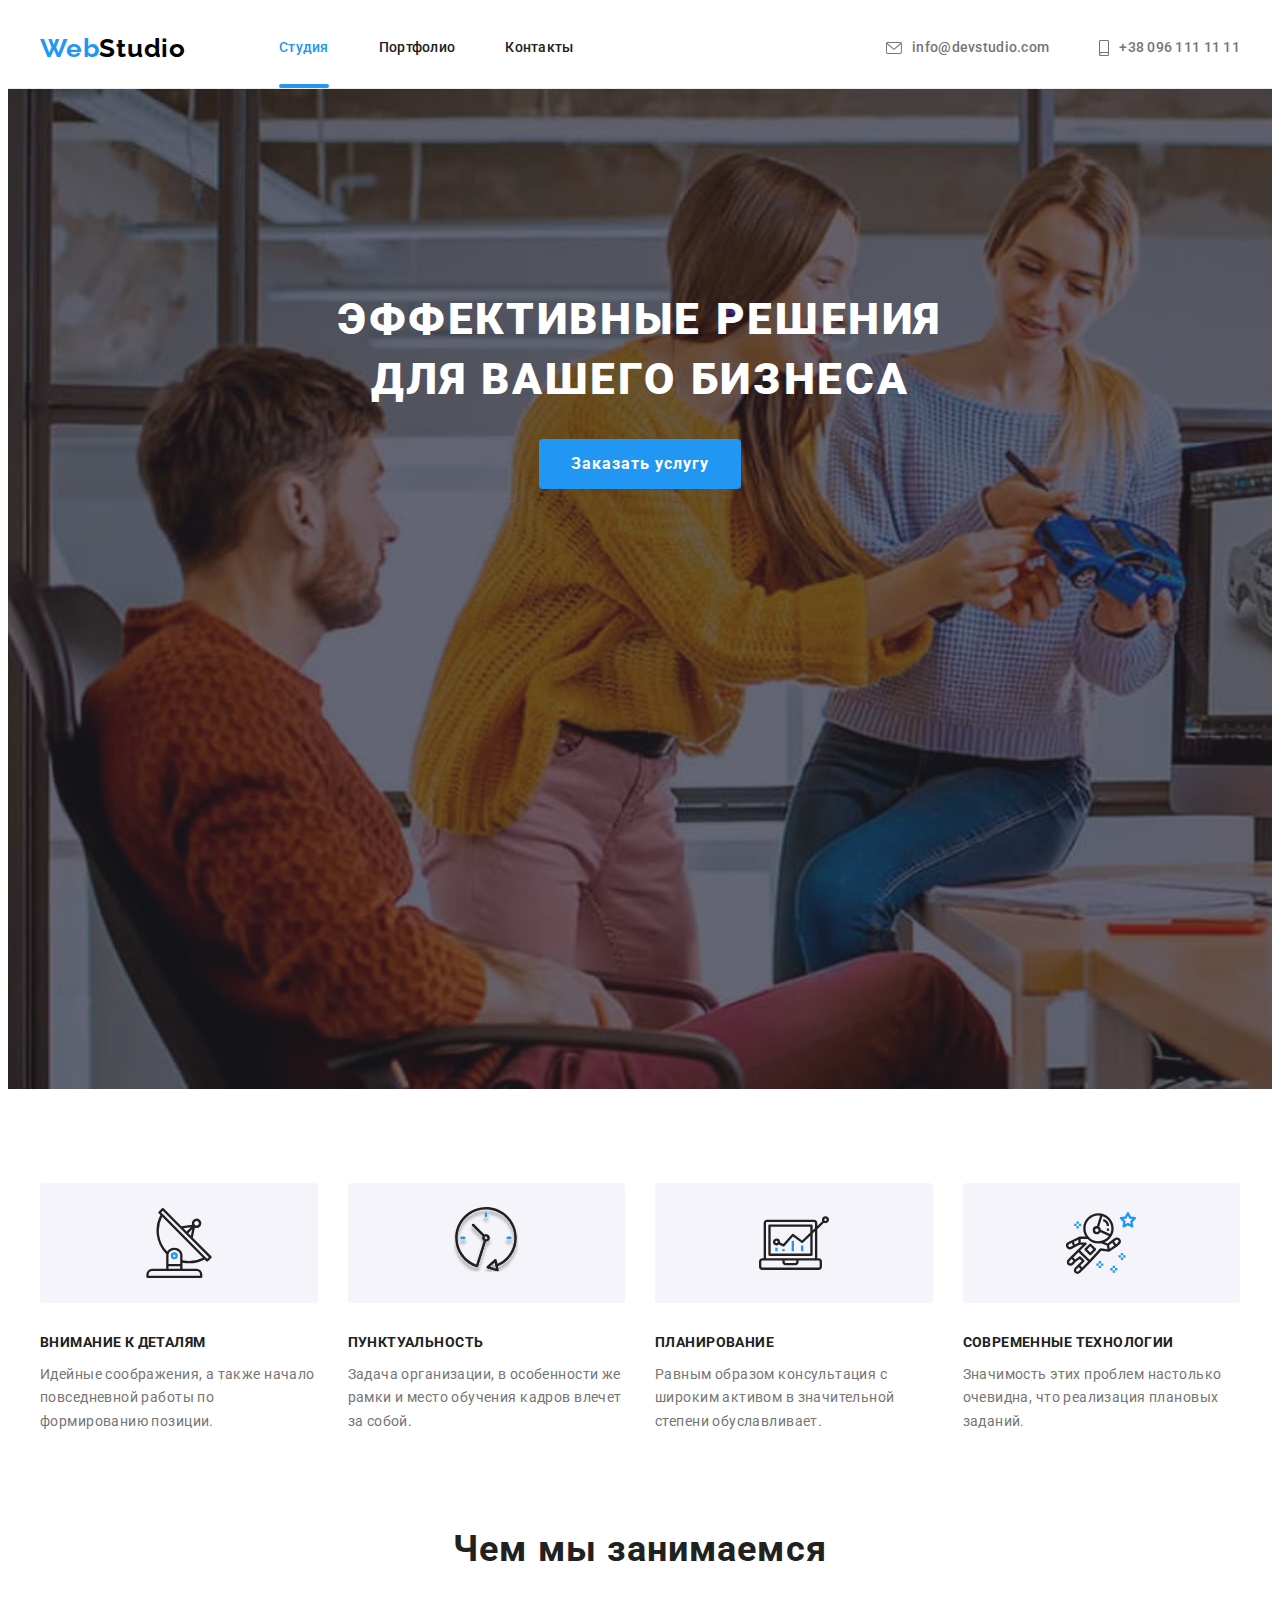
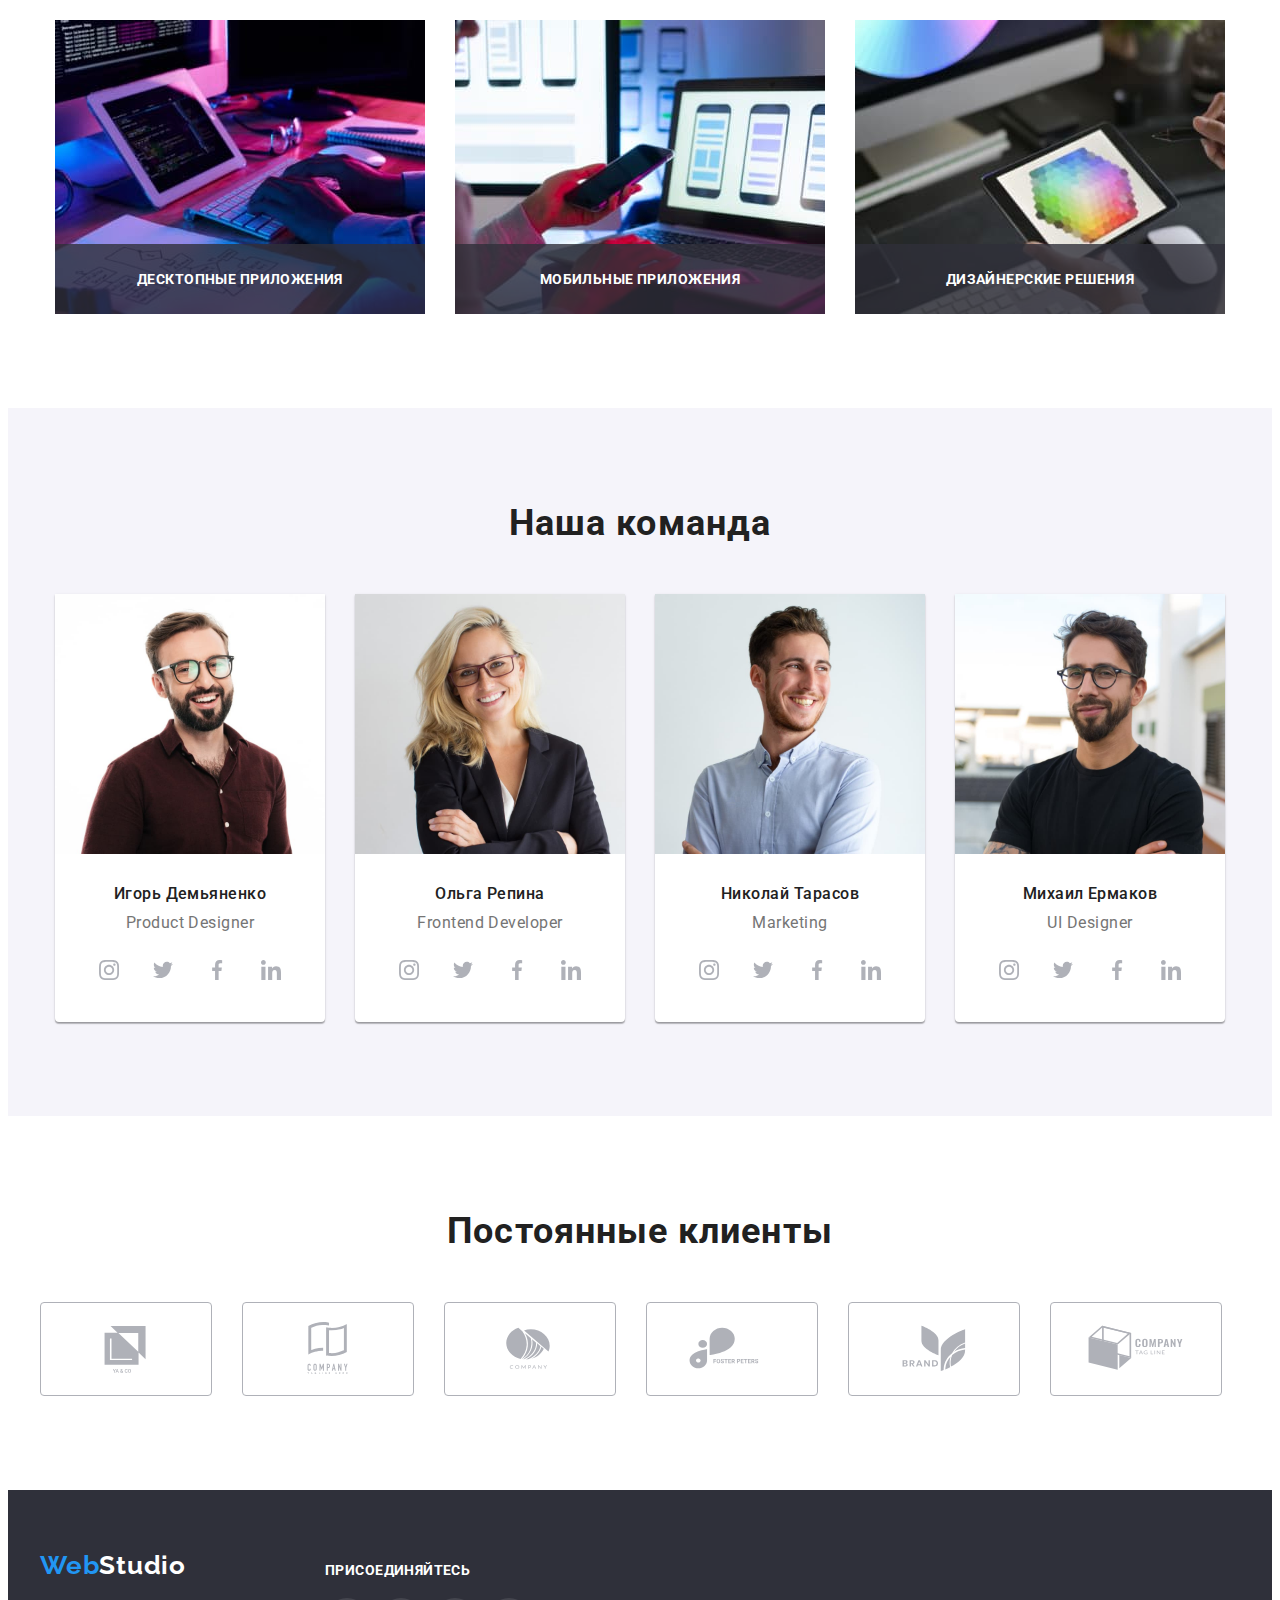
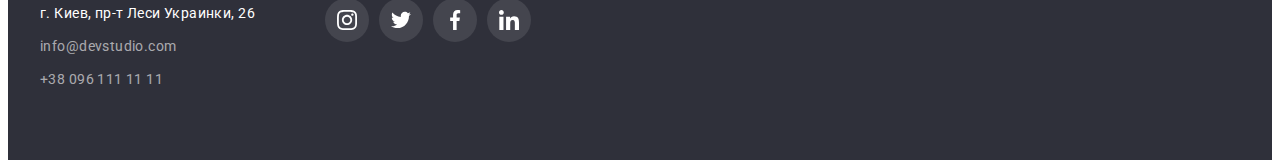
<file: index.html>
<!DOCTYPE html>
<html lang="ru">
<head>
    <meta charset="UTF-8">
    <meta http-equiv="X-UA-Compatible" content="IE=edge">
    <meta name="viewport" content="width=device-width, initial-scale=1.0">
    <title>Document</title>
    <link rel="stylesheet" href="https://cdnjs.cloudflare.com/ajax/libs/modern-normalize/1.1.0/modern-normalize.min.css" integrity="sha512-wpPYUAdjBVSE4KJnH1VR1HeZfpl1ub8YT/NKx4PuQ5NmX2tKuGu6U/JRp5y+Y8XG2tV+wKQpNHVUX03MfMFn9Q==" crossorigin="anonymous" referrerpolicy="no-referrer" />
    <link rel="preconnect" href="https://fonts.googleapis.com">
    <link rel="preconnect" href="https://fonts.gstatic.com" crossorigin>
    <link href="https://fonts.googleapis.com/css2?family=Raleway:wght@700&family=Roboto:wght@400;500;700;900&display=swap" rel="stylesheet">
    <link rel="stylesheet" href="./CSS/styles.css">
</head>
<body>
    <!--header-->
    <header class="header">
            <div class="container header-box">
                <a class="header-logo link" href=""> <span class="logo-color">Web</span>Studio</a>
                <nav class="header-nav">
                    <ul class="nav-list">
                        <li class="nav-item"><a class="nav link active" href="./index.html">Студия</a></li>
                        <li class="nav-item"><a class="nav link" href="./portfolio.html">Портфолио</a></li>
                        <li class="nav-item"><a class="nav link" href="">Контакты</a></li>
                    </ul>
                </nav>
                    <a class="header-contact link" href="mailto:info@devstudio.com">
                        <svg class="header-contact-icon" width="16" height="12"> 
                            <use href="image/icons.svg#icon-email-icon" > </use>
                        </svg>
                        info@devstudio.com
                    </a>
                    <a class="header-contact link" href="tel:+380961111111">
                        <svg class="header-contact-icon" width="10" height="16"> 
                            <use href="image/icons.svg#icon-phone-icon"> </use>
                        </svg> 
                        +38 096 111 11 11
                    </a>
            </div>
    </header>
    <!--Первая секция-->
    <main>
        <section class="first">
            <div class="container">
            <div class="block">
           
            
                <h1 class="section1 "> ЭФФЕКТИВНЫЕ РЕШЕНИЯ ДЛЯ ВАШЕГО БИЗНЕСА </h1>
            <button  type="Заказать услугу" class="button-one" data-modal-open>Заказать услугу</button>
            </section>   
        </div>
    </div>
    <section class="features-block">
        <div class="container">
            <h2 class="visually-hidden">Особенности нашей компании</h2>
            <ul class="features-list">
                <li class="features-item attention-icon">
                    <h3 class="features-name">Внимание к деталям</h3>
                    <p class="features-description">Идейные соображения, а также начало повседневной работы по формированию позиции.
                    </p>
                </li>
                <li class="features-item punctuality-icon">
                    <h3 class="features-name ">Пунктуальность</h3>
                    <p class="features-description">Задача организации, в особенности же рамки и место обучения кадров влечет за
                        собой.</p>
                </li>
                <li class="features-item plan-icon">
                    <h3 class="features-name">Планирование</h3>
                    <p class="features-description">Равным образом консультация с широким активом в значительной степени
                        обуславливает.</p>
                </li>
                <li class="features-item modern-icon">
                    <h3 class="features-name">Современные технологии</h3>
                    <p class="features-description">Значимость этих проблем настолько очевидна, что реализация плановых заданий.</p>
                </li>
            </ul>
        </div>
    </section>
        <!--Чем мы занимаемся-->
        <section class="three">
            <div class="container team">
            <h2 class="options">Чем мы занимаемся</h2>
            <ul class="list wap">
                <li class="f2">
                    <a class="link"  href="/">
                        <img src="./image/box11.jpg" alt="Програмирование" width="370" height="294">
                    </a>
                    <div class="what-we-do">
                        <p class="what-we">
                            Десктопные приложения
                        </p>
                    </div>
                </li>
                <li class="f2">
                    <a class="link"  href="/">
                        <img src="./image/box21.jpg" alt="Написание приложений" width="370"/>
                    </a>
                    <div class="what-we-do">
                        <p class="what-we">
                            Мобильные приложения
                        </p>
                    </div>
                    
                </li>
                <li class="f2">
                    <a class="link"  href="/">
                        <img src="./image/box31.jpg" alt="Проектирование" width="370"/>
                    </a>
                    <div class="what-we-do">
                        <p class="what-we">
                            Дизайнерские решения
                        </p>
                    </div>
                </li>
            </ul>
        </div>
        </section>
        <!--Наша команда-->
        <section class="four">
            <div class="container ">
            <h2 class="options tea">Наша команда</h2>
            <ul class="list wap">
                <li class="f3">
                        <img src="./image/Igor.jpg" alt="Игорь Демьяненко" width="270" >
                        <div class="member-card">
                            <h3 class="nam">Игорь Демьяненко</h3>
                            <p class="nam prof">Product Designer</p>
                            <ul class="list social-list">
                                <li class="social-item">
                                    <a href="" class="social-link">
                                        <svg class="social-logo" width="20" height="20">   
                                            <use href="./image/icons.svg#icon-instagram" ></use> 
                                        </svg>
                                    </a>
                                </li>
                                <li class="social-item">
                                    <a href="" class="social-link">
                                        <svg class="social-logo" width="20" height="20">
                                            <use href="./image/icons.svg#icon-twitter" ></use>
                                        </svg>
                                    </a>
                                </li>
                                <li class="social-item">
                                    <a href="" class="social-link">
                                        <svg class="social-logo" width="20" height="20">
                                            <use href="./image/icons.svg#icon-facebook" ></use>
                                        </svg>
                                    </a>
                                </li>
                                <li class="social-item">
                                    <a href="" class="social-link">
                                        <svg class="social-logo" width="20" height="20">
                                            <use href="./image/icons.svg#icon-linkedin" ></use>
                                        </svg>
                                    </a>
                                </li>
                            </ul>
                            </div>

                </li>
                <li class="f3">
                    
                        <img src="./image/Olga.jpg" alt="Ольга Репина" width="270">
                    <div class="member-card">
                            <h3 class="nam ">Ольга Репина</h3>
                            <p class="nam prof">Frontend Developer</p>
                            <ul class="list social-list">
                                <li class="social-item">
                                    <a href="" class="social-link">
                                        <svg class="social-logo" width="20" height="20">   
                                            <use href="./image/icons.svg#icon-instagram" ></use> 
                                        </svg>
                                    </a>
                                </li>
                                <li class="social-item">
                                    <a href="" class="social-link">
                                        <svg class="social-logo" width="20" height="20">
                                            <use href="./image/icons.svg#icon-twitter" ></use>
                                        </svg>
                                    </a>
                                </li>
                                <li class="social-item">
                                    <a href="" class="social-link">
                                        <svg class="social-logo" width="20" height="20">
                                            <use href="./image/icons.svg#icon-facebook" ></use>
                                        </svg>
                                    </a>
                                </li>
                                <li class="social-item">
                                    <a href="" class="social-link">
                                        <svg class="social-logo" width="20" height="20">
                                            <use href="./image/icons.svg#icon-linkedin" ></use>
                                        </svg>
                                    </a>
                                </li>
                            </ul>
                            </div>

                </li>
                <li class="f3">
                
                        <img src="./image/Nik.jpg" alt="Николай Тарасов" width="270">
                        <div class="member-card">
                            <h3 class="nam ">Николай Тарасов</h3>
                            <p class="nam prof">Marketing</p>
                            <ul class="list social-list">
                                <li class="social-item">
                                    <a href="" class="social-link">
                                        <svg class="social-logo" width="20" height="20">   
                                            <use href="./image/icons.svg#icon-instagram" ></use> 
                                        </svg>
                                    </a>
                                </li>
                                <li class="social-item">
                                    <a href="" class="social-link">
                                        <svg class="social-logo" width="20" height="20">
                                            <use href="./image/icons.svg#icon-twitter" ></use>
                                        </svg>
                                    </a>
                                </li>
                                <li class="social-item">
                                    <a href="" class="social-link">
                                        <svg class="social-logo" width="20" height="20">
                                            <use href="./image/icons.svg#icon-facebook" ></use>
                                        </svg>
                                    </a>
                                </li>
                                <li class="social-item">
                                    <a href="" class="social-link">
                                        <svg class="social-logo" width="20" height="20">
                                            <use href="./image/icons.svg#icon-linkedin" ></use>
                                        </svg>
                                    </a>
                                </li>
                            </ul>
                        </div>

                    
                </li>
                <li class="f3">
                
                        <img src="./image/Misha.jpg" alt="Михаил Ермаков" width="270">
                        <div class="member-card">
                            <h3 class="nam ">Михаил Ермаков</h3>
                            <p class="nam prof">UI Designer</p>
                            <ul class="list social-list">
                                <li class="social-item">
                                    <a href="" class="social-link">
                                        <svg class="social-logo" width="20" height="20">   
                                            <use href="./image/icons.svg#icon-instagram" ></use> 
                                        </svg>
                                    </a>
                                </li>
                                <li class="social-item">
                                    <a href="" class="social-link">
                                        <svg class="social-logo" width="20" height="20">
                                            <use href="./image/icons.svg#icon-twitter" ></use>
                                        </svg>
                                    </a>
                                </li>
                                <li class="social-item">
                                    <a href="" class="social-link">
                                        <svg class="social-logo" width="20" height="20">
                                            <use href="./image/icons.svg#icon-facebook" ></use>
                                        </svg>
                                    </a>
                                </li>
                                <li class="social-item">
                                    <a href="" class="social-link">
                                        <svg class="social-logo" width="20" height="20">
                                            <use href="./image/icons.svg#icon-linkedin" ></use>
                                        </svg>
                                    </a>
                                </li>
                            </ul>
                            </div>

                </li>
            </ul>
        </div>
        </section>
<!-- _______________________Our clients_______________________ -->
<section class="clients-block">
    <div class="container">
        <h2 class="clients-title">Постоянные клиенты</h2>
        <ul class="list clients-list">
            <li class="clients-item">
                <a href="" class="clients-link" >
                <svg class="client-icon" widht="106" height="60">
                    <use href="./image/icons.svg#icon-partner1"></use>
                </svg>
                </a>
            </li>
            <li class="clients-item">
                <a href="" class="clients-link" >
                <svg class="client-icon" widht="106" height="60">
                    <use href="./image/icons.svg#icon-partner2"></use>
                </svg>
                </a>
            </li>
            <li class="clients-item">
                <a href="" class="clients-link" >
                <svg class="client-icon" widht="106" height="60">
                    <use href="./image/icons.svg#icon-partner3"></use>
                </svg>
                </a>
            </li>
            <li class="clients-item">
                <a href="" class="clients-link" >
                <svg class="client-icon" widht="106" height="60">
                    <use href="./image/icons.svg#icon-partner4"></use>
                </svg>
                </a>
            </li>
            <li class="clients-item">
                <a href="" class="clients-link">
                <svg class="client-icon" widht="106" height="60">
                    <use href="./image/icons.svg#icon-partner5"></use>
                </svg>
                </a>
            </li>
            <li class="clients-item">
                <a href="" class="clients-link">
                <svg class="client-icon" widht="106" height="60">
                    <use href="./image/icons.svg#icon-partner6" ></use>
                </svg>
                </a>
            </li>
        </ul>
    </div>
</section>
    </main>
</body>
<!--данные о компании-->
<footer class="footer-block">
    <div class="container footer-box">
        <div class="address-box">
            <a class="footer-logo link" href=""> <span class="logo-color">Web</span>Studio</a>
            <address>
                <a class="address link" href="https://goo.gl/maps/dTcquC3XmZnBBEXw5" target="_blank" rel="noopener noreferrer">г.
                    Киев, пр-т Леси Украинки, 26</a>
            </address>
            <a class="footer-contact link" href="mailto:info@devstudio.com"><span>info@devstudio.com</span></a>
            <a class="footer-contact link" href="tel:+380961111111"><span>+38 096 111 11 11</span></a>

        </div>
        <div class="join-us-box">   
            <p class="join-us-title">присоединяйтесь</p>
            <ul class="list join-us-list">
                <li class="join-us-item">
                    <a href="" class="join-us-link">
                        <svg class="join-us-logo" width="20" height="20">
                            <use href="./image/icons.svg#icon-instagram"></use>
                        </svg>
                    </a>
                </li>
                <li class="join-us-item">
                    <a href="" class="join-us-link">
                        <svg class="join-us-logo" width="20" height="20">
                            <use href="./image/icons.svg#icon-twitter"></use>
                        </svg>
                    </a>
                </li>
                <li class="join-us-item">
                    <a href="" class="join-us-link">
                        <svg class="join-us-logo" width="20" height="20">
                            <use href="./image/icons.svg#icon-facebook"></use>
                        </svg>
                    </a>
                </li>
                <li class="join-us-item">
                    <a href="" class="join-us-link">
                        <svg class="join-us-logo" width="20" height="20">
                            <use href="./image/icons.svg#icon-linkedin"></use>
                        </svg>
                    </a>
                </li>
            </ul>
        </div>
    </div>
</footer>
<!--Modal window-->
<div class="backdrop is-hidden" data-modal>
    <div class="modal">
        <button class="close-modal-btn" data-modal-close>
            <svg class="close-modal-btn-icon" width="11" height="11">
                <use href="./image/icons.svg#icon-close"></use>
            </svg>
        </button>
    </div>
</div>

<script src="./js/modal.js">
</script>
</body>
</html>
</file>
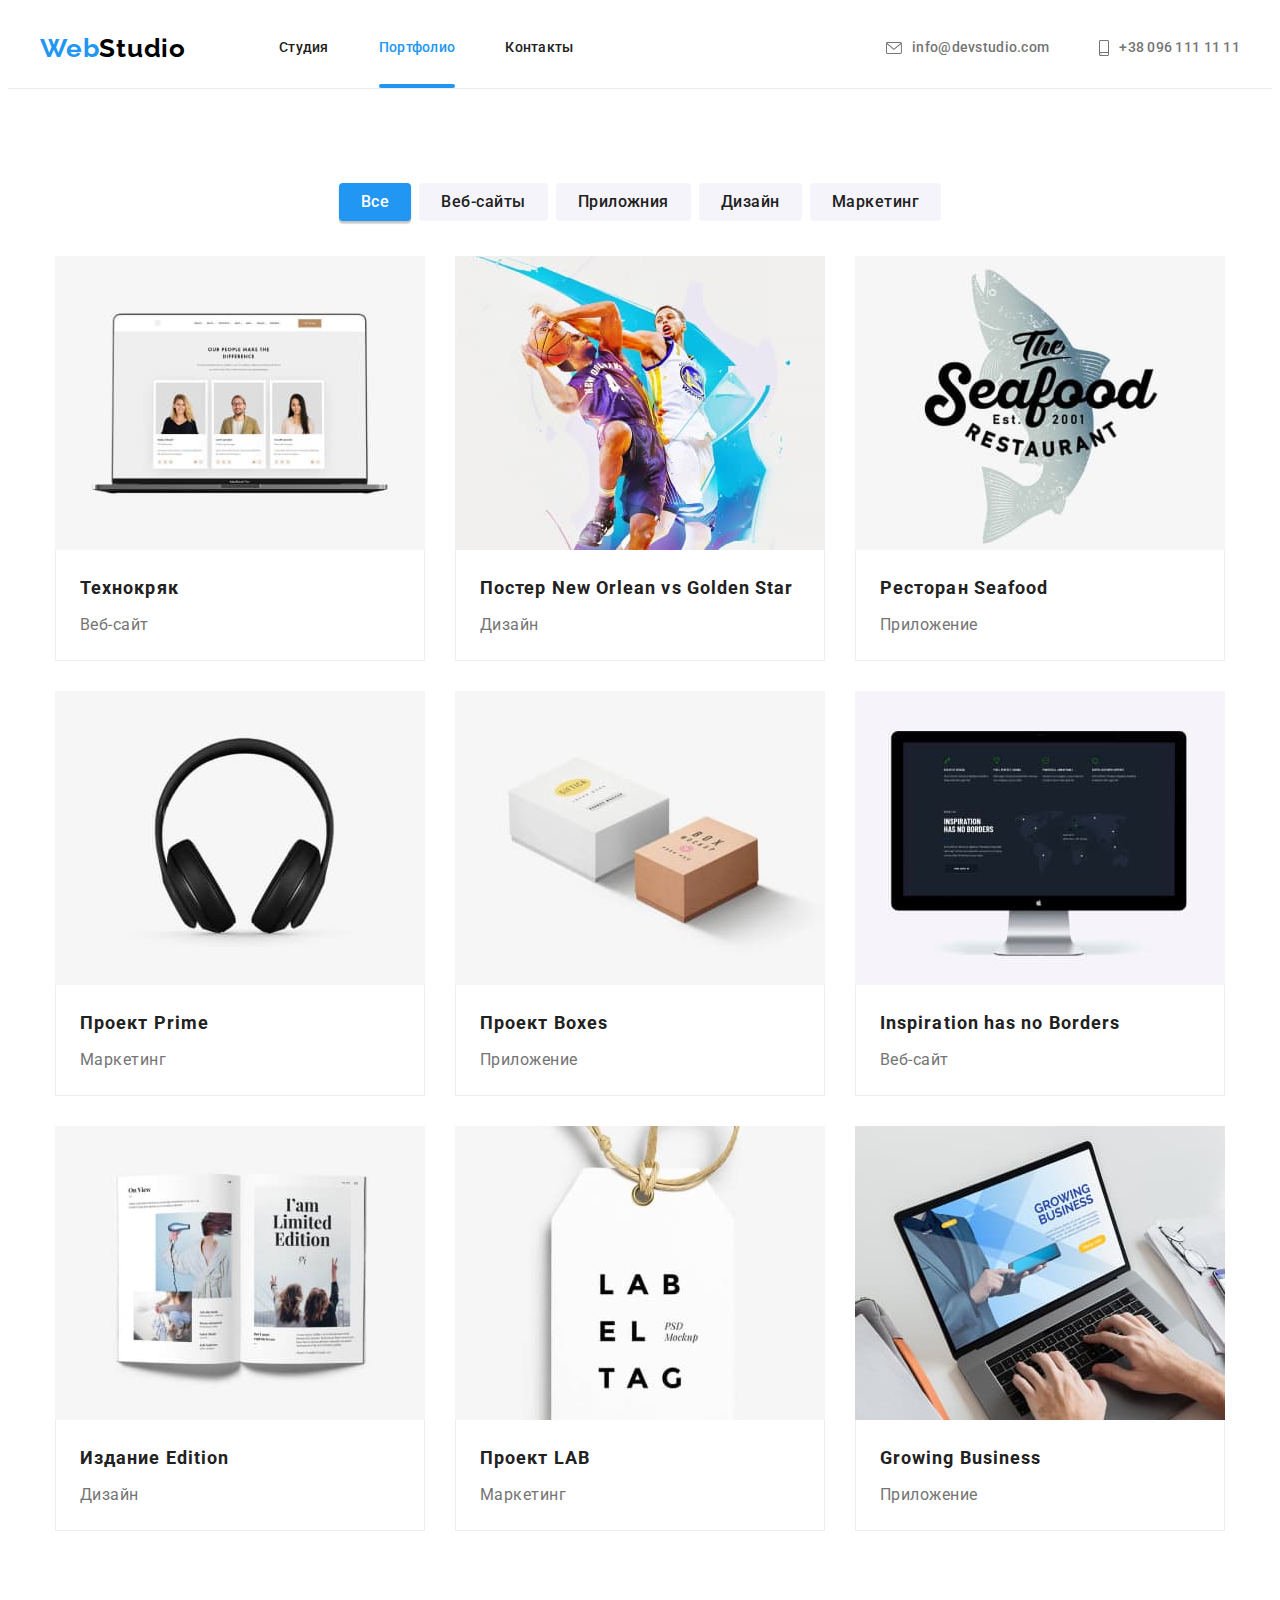
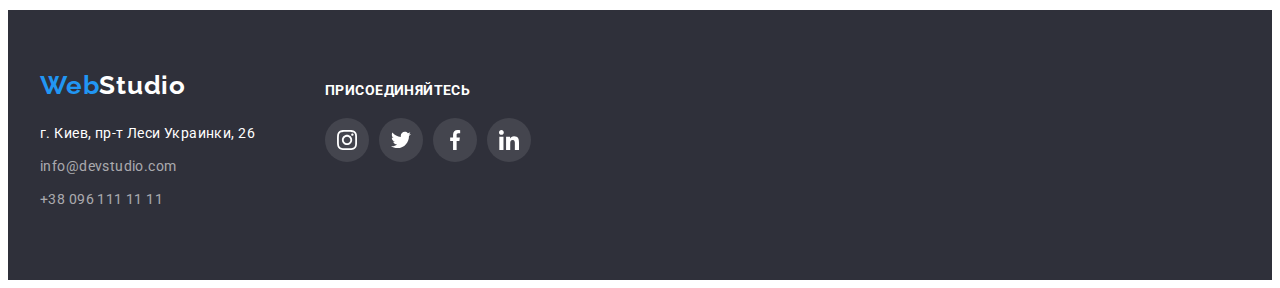
<file: portfolio.html>
<!DOCTYPE html>
<html lang="ru">
<head>
    <meta charset="UTF-8">
    <meta http-equiv="X-UA-Compatible" content="IE=edge">
    <meta name="viewport" content="width=device-width, initial-scale=1.0">
    <title>Document</title>
    <link rel="stylesheet" href="https://cdnjs.cloudflare.com/ajax/libs/modern-normalize/1.1.0/modern-normalize.min.css" integrity="sha512-wpPYUAdjBVSE4KJnH1VR1HeZfpl1ub8YT/NKx4PuQ5NmX2tKuGu6U/JRp5y+Y8XG2tV+wKQpNHVUX03MfMFn9Q==" crossorigin="anonymous" referrerpolicy="no-referrer" />
    <link rel="preconnect" href="https://fonts.googleapis.com">
    <link rel="preconnect" href="https://fonts.gstatic.com" crossorigin>
    <link href="https://fonts.googleapis.com/css2?family=Raleway:wght@700&family=Roboto:wght@400;500;700;900&display=swap" rel="stylesheet">
    <link rel="stylesheet" href="./CSS/styles.css">
</head>
<body>
        <!--шапка-->
        <header class="header">
            <div class="container header-box">
                <a class="header-logo link" href=""> <span class="logo-color">Web</span>Studio</a>
                <nav class="header-nav">
                    <ul class="nav-list">
                        <li class="nav-item"><a class="nav link" href="./index.html">Студия</a></li>
                        <li class="nav-item"><a class="nav link active" href="./portfolio.html">Портфолио</a></li>
                        <li class="nav-item"><a class="nav link" href="">Контакты</a></li>
                    </ul>
                </nav>
                    <a class="header-contact link" href="mailto:info@devstudio.com">
                        <svg class="header-contact-icon" width="16" height="12"> 
                            <use href="image/icons.svg#icon-email-icon" > </use>
                        </svg>
                        info@devstudio.com
                    </a>
                    <a class="header-contact link" href="tel:+380961111111">
                        <svg class="header-contact-icon" width="10" height="16"> 
                            <use href="image/icons.svg#icon-phone-icon"> </use>
                        </svg> 
                        +38 096 111 11 11
                    </a>
            </div>
    </header>
      <!--section portfolio-->  
    <main>
        <section class="portfolio-sec">
            <div class="container">
        <ul class="list filtered " >
            <li class="filter-item"><button type="Все"class="filter-btn all">Все</button></li>
            <li class="filter-item"><button type="Веб-сайты"class="filter-btn">Веб-сайты</button></li>
            <li class="filter-item"><button type="Приложния"class="filter-btn">Приложния</button></li>
            <li class="filter-item"><button type="Дизайн"class="filter-btn">Дизайн</button></li>
            <li class="filter-item"><button type="Маркетинг"class="filter-btn">Маркетинг</button></li>
        </ul>
        <ul class="list img-port" >
            
            <li class="imj-teh">
                <a href="" class="project-link">
                    <div class="project-image">
                <img src="./image/Tehno.jpg" alt="Технокряк" width="370">
                <p class="project-point">
                    Технокряк это современная площадка распространения коронавируса. Компании используют эту платформу для цифрового
                    шпионажа и атак на защищённые сервера конкурентов.
                </p>           
            </div>
                
                <div class="pr-wo">
                <h2 class="project">Технокряк</h2>
                <p class="work">Веб-сайт</p>
            </div>
            </a>
            </li>
            <li class="imj-teh">
                <a href="" class="project-link">
                    <div class="project-image">
                <img src="./image/NewOrlean.jpg" alt="Постер" width="370">
                <p class="project-point">
                    Технокряк это современная площадка распространения коронавируса. Компании используют эту платформу для цифрового
                    шпионажа и атак на защищённые сервера конкурентов.
                </p>          
            </div>
                <div class="pr-wo">
                <h2 class="project">Постер <samn lang="en">New Orlean vs Golden Star</samn></h2>
                <p class="work">Дизайн</p>
            </div>
                </a>
            </li>
            <li class="imj-teh">
                <a href="" class="project-link">
                    <div class="project-image">
                        <img src="./image/Restoran.jpg" alt="Ресторан" width="370">
                        <p class="project-point">
                            Технокряк это современная площадка распространения коронавируса. Компании используют эту платформу для цифрового
                            шпионажа и атак на защищённые сервера конкурентов.
                        </p>  
                    </div>
                <div class="pr-wo">
                <h2 class="project">Ресторан <samn lang="en">Seafood</samn></h2>
                <p class="work">Приложение</p>
            </div>
                </a>
            </li>
            <li class="imj-teh">
                <a href="" class="project-link">
                    <div class="project-image">
                        <img src="./image/Prime.jpg" alt="ПроектPrime" width="370">
                        <p class="project-point">
                            Технокряк это современная площадка распространения коронавируса. Компании используют эту платформу для цифрового
                            шпионажа и атак на защищённые сервера конкурентов.
                        </p>  
                    </div>
                        <div class="pr-wo">
                <h2 class="project">Проект <samn lang="en">Prime</samn></h2>
                <p class="work">Маркетинг</p>
            </div>
                </a>
            </li>
            <li class="imj-teh">
                <a href="" class="project-link">
                    <div class="project-image">
                <img src="./image/Boxes.jpg" alt="ПроектBoxes"width="370" >
                <p class="project-point">
                    Технокряк это современная площадка распространения коронавируса. Компании используют эту платформу для цифрового
                    шпионажа и атак на защищённые сервера конкурентов.
                </p>          
            </div>
                <div class="pr-wo">
                <h2 class="project">Проект <samn lang="en">Boxes</samn></h2>
                <p class="work">Приложение</p>
            </div>
                </a>
            </li>
            <li class="imj-teh">
                <a href="" class="project-link ">
                    <div class="project-image">
                <img src="./image/Inspiration.jpg" alt="Inspiration" width="370">
                <p class="project-point">
                    Технокряк это современная площадка распространения коронавируса. Компании используют эту платформу для цифрового
                    шпионажа и атак на защищённые сервера конкурентов.
                </p>         
            </div>
                <div class="pr-wo">
                <h2 class="project"><samn lang="en">Inspiration has no Borders</samn></h2>
                <p class="work">Веб-сайт</p>
            </div>
                </a>
            </li>
            <li class="imj-teh">
                <a href="" class="project-link">
                    <div class="project-image">
                <img src="./image/Limited.jpg" alt="Издание" width="370">
                <p class="project-point">
                    Технокряк это современная площадка распространения коронавируса. Компании используют эту платформу для цифрового
                    шпионажа и атак на защищённые сервера конкурентов.
                </p>         
            </div>
                <div class="pr-wo">
                <h2 class="project">Издание <samn lang="en"> Edition</samn></h2>
                <p class="work">Дизайн</p>
            </div>
                </a>
            </li>
            <li class="imj-teh">
                <a href="" class="project-link">
                    <div class="project-image">
                <img src="./image/LAB.jpg" alt="ПроектLAB" width="370">
                <p class="project-point">
                    Технокряк это современная площадка распространения коронавируса. Компании используют эту платформу для цифрового
                    шпионажа и атак на защищённые сервера конкурентов.
                </p>         
            </div>
                <div class="pr-wo">
                <h2 class="project">Проект <samn lang="en">LAB</samn></h2>
                <p class="work">Маркетинг</p>
            </div>
                </a>
            </li>
            <li class="imj-teh">
                <a href="" class="project-link">
                    <div class="project-image">
                <img src="./image/Growing.jpg" alt="GrowingBusiness" width="370">
                <p class="project-point">
                    Технокряк это современная площадка распространения коронавируса. Компании используют эту платформу для цифрового
                    шпионажа и атак на защищённые сервера конкурентов.
                </p>          
            </div>
                <div class="pr-wo">
                <h2 class="project"><samn lang="en">Growing Business</samn></h2>
                <p class="work">Приложение</p>
            </div>
                </a>
            </li>
        </ul>
        </div>    
    </section>    
    </main>    
</body>
<!--данные о компании-->
<footer class="footer-block">
    <div class="container footer-box">
        <div class="address-box">
            <a class="footer-logo link" href=""> <span class="logo-color">Web</span>Studio</a>
            <address>
                <a class="address link" href="https://goo.gl/maps/dTcquC3XmZnBBEXw5" target="_blank" rel="noopener noreferrer">г.
                    Киев, пр-т Леси Украинки, 26</a>
            </address>
            <a class="footer-contact link" href="mailto:info@devstudio.com"><span>info@devstudio.com</span></a>
            <a class="footer-contact link" href="tel:+380961111111"><span>+38 096 111 11 11</span></a>

        </div>
        <div class="join-us-box">   
            <p class="join-us-title">присоединяйтесь</p>
            <ul class="list join-us-list">
                <li class="join-us-item">
                    <a href="" class="join-us-link">
                        <svg class="join-us-logo" width="20" height="20">
                            <use href="./image/icons.svg#icon-instagram"></use>
                        </svg>
                    </a>
                </li>
                <li class="join-us-item">
                    <a href="" class="join-us-link">
                        <svg class="join-us-logo" width="20" height="20">
                            <use href="./image/icons.svg#icon-twitter"></use>
                        </svg>
                    </a>
                </li>
                <li class="join-us-item">
                    <a href="" class="join-us-link">
                        <svg class="join-us-logo" width="20" height="20">
                            <use href="./image/icons.svg#icon-facebook"></use>
                        </svg>
                    </a>
                </li>
                <li class="join-us-item">
                    <a href="" class="join-us-link">
                        <svg class="join-us-logo" width="20" height="20">
                            <use href="./image/icons.svg#icon-linkedin"></use>
                        </svg>
                    </a>
                </li>
            </ul>
        </div>
    </div>
</footer>
</body>
</html>
</file>
<file: CSS/styles.css>
:root {
    --background-color1: #ffffff;
    --background-color2: #e5e5e5;
    --background-color3: #f5f4fa;
    --background-color4: #2f303a;
    --accent-color: #2196f3;
    --font-color1: #757575;
    --font-color2: #000000;
    --font-color3: #212121;
    --font-color4: rgba(255, 255, 255, 0.6);
    --logo-color: #afb1b8;
    --btn-active-color: #188ce8;
    --card-item-gap: 30px;
  }
  a {
    text-decoration: none;
  }
body {
    font-family: 'Raleway', sans-serif;
    font-family: 'Roboto', sans-serif; 
    color: #212121; 
}
p,
h1,
h2,
h3,
h4,
h5,
h6 {
    margin: 0;
}
ul {
    margin: 0;
    padding: 0;
}

.logo {font-family: Raleway;
    font-style: normal;
    font-weight: bold;
    font-size: 26px;
    line-height: calc(31 / 26);
    letter-spacing: 0.03em;
    color: #2196F3;
    
    padding-right: auto;
}
.type {
    font-family: Raleway;
    font-style: normal;
    font-weight: bold;
    font-size: 26px;
    line-height: calc(31 / 26);
    letter-spacing: 0.03em;
    color: #000000;
}
.foot {color:  #FFFFFF;}
.list { list-style: none;}
.link {text-decoration: none;}


/* .container {
    width: 1200px;
    padding-left: 15px;
    padding-right: 15px;
    margin: 0 auto;
    /* outline: 2px solid red;} */
    

img {
    display: block;
}

/*---header--*/
.header {
  background-color: var(--background-color1);
  border-bottom: 1px solid #ececec;
}
.container {
  width: 1200px;
  padding-left: 15px;
  padding-right: 15px;
  margin: 0 auto;
  /* outline: tomato solid 2px; */
}
.header-box {
  display: flex;
  align-items: center;
}
.header-logo {
  font-family: 'Raleway';
  font-weight: bold;
  font-size: 26px;
  line-height: 1.19;
  letter-spacing: 0.03em;
  color: var(--font-color2);
}
.header-logo > span {
  color: var(--accent-color);
}
.header-nav {
  margin-left: 93px;
}
.nav-list {
  list-style: none;
  font-weight: 500;
  font-size: 14px;
  line-height: 1.14;
  letter-spacing: 0.02em;
  display: flex;
}
.nav-item:not(:last-child) {
  margin-right: 50px;
}
.nav.link {
  color: var(--font-color3);
  display: block;
  padding-top: 32px;
  padding-bottom: 32px;
  transition: color 250ms cubic-bezier(0.4, 0, 0.2, 1);

}
.nav.link.active {
  color: var(--accent-color);
  position: relative;
}
.nav.link.active::after {
  content: '';
  position: absolute;
  height: 4px;
  width: 100%;
  border-radius: 2px;
  left: 0;
  bottom: 0;
  background-color: var(--accent-color);
}
.header-contact.link {
  display: flex;
  justify-content: flex-end;
  align-items: center;
  font-weight: 500;
  font-size: 14px;
  line-height: 1.14;
  letter-spacing: 0.02em;
  color: var(--font-color1);
  margin-left: auto;
  transition: color 250ms linear;
}
.nav.link:hover,
.nav.link:focus,
.header-contact.link:hover,
.header-contact.link:focus {
  color: var(--accent-color);
}
.header-contact-icon {
  margin-right: 10px;
  fill: currentColor;
}
.header-contact-icon:hover {
  fill: currentColor;
}
.header-contact.link:last-child {
  margin-left: 50px;
  margin-right: 0;
}
/* section1*/
    .first {max-width: 1600px;
        height: 600px;
        margin-left: auto;
  margin-right: auto;
        background-color:#2F303A; 
  text-align: center;
  padding-bottom: 200px;
        padding-top: 200px;
        background-repeat: no-repeat;
  background-size: cover;
  background-image: linear-gradient(rgba(47, 48, 58, 0.4), rgba(47, 48, 58, 0.4)),
    url(../image/head-bg.jpg);
        
    }   
   .two {
    padding-top: 94px;
    padding-bottom: 94px;  
   } 
   
   
   .three{
    padding-bottom: 94px;
    

  
   }    
    
    /* .block {
      
        padding-bottom: 200px;
        padding-top: 200px;} */
    .section1 {
        font-style: normal;
        font-weight: 900;
        font-size: 44px;
        line-height: calc(60 / 44);
        /* or 136% */
        
        text-align: center;
        letter-spacing: 0.06em;
        text-transform: uppercase;
        max-width: 696px;
  margin-bottom: 30px;
  
  margin-left: auto;
  margin-right: auto;
        color: #FFFFFF;}
       
        
    .first-section {
            font-weight: bold;
            font-size: 14px;
            line-height: calc(16 / 14);
            letter-spacing: 0.03em;
            text-transform: uppercase;
            color: #212121;
            margin-bottom: 10px;
        }
        .f1 {
            width: 270px;
            margin-right: 30px;
        }
        .f1:last-child {
            margin-right: 0;}
            .features-block {
              padding-top: 94px;
              padding-bottom: 94px;
            }
            .visually-hidden {
              position: absolute;
              width: 1px;
              height: 1px;
              margin: -1px;
              border: 0;
              padding: 0;
              white-space: nowrap;
              clip-path: inset(100%);
              clip: rect(0 0 0 0);
              overflow: hidden;
            }
            .features-list {
              display: flex;
              list-style: none;
              flex-direction: row;
              margin-right: -30px;
              /* outline: 2px solid tomato; */
            }
            .features-item {
              flex-basis: calc(100% / 4 - 30px);
              margin-right: 30px;
            }
            .features-item::before {
              content: '';
              display: block;
              height: 120px;
              margin-bottom: 30px;
              background-color: var(--background-color3);
              background-size: 70px, 70px;
              background-repeat: no-repeat;
              background-position: center;
              border-radius: 4px;
            }
            .attention-icon::before {
              background-image: url(../image/antenna-icon.svg);
            }
            .punctuality-icon::before {
              background-image: url(../image/clock-icon.svg);
            }
            .plan-icon::before {
              background-image: url(../image/diagram-icon.svg);
            }
            .modern-icon::before {
              background-image: url(../image/astronaut-icon.svg);
            }
            .features-name {
              font-weight: bold;
              font-size: 14px;
              line-height: 1.4;
              letter-spacing: 0.03em;
              text-transform: uppercase;
              color: var(--font-color3);
              margin-bottom: 10px;
            }
            .features-description {
              font-weight: normal;
              font-size: 14px;
              line-height: 1.71;
              letter-spacing: 0.03em;
              color: var(--font-color1);
            }
    .first-par {
            font-weight: normal;
            font-size: 14px;
            line-height: calc(24 / 14);
            /* or 171% */

            letter-spacing: 0.03em;

            color: #757575;
            
        }
        .sec-one {
            padding-left: 215px;
            padding-right: 30px;
          
        }
        .sec-two {
           padding-right: 30px;
        }
        .item{
            
        }
/*--button*/

    .button-one{
        font-family: inherit;
        font-weight: bold;
        font-size: 16px;
        line-height: 1.87;
        text-align: center;
        letter-spacing: 0.06em;
        color: #FFFFFF;
        background-color: #2196F3;
        cursor: pointer;
        border: none;
        border-radius: 4px;
        box-shadow: 0px 4px 4px (0, 0, 0, 0.15);
        padding: 10px 32px;

        }
    .button-one:hover,.button-one:focus{
            color: #FFFFFF;
            background-color: #138cef;;
        }
        .filtered {
            list-style: none;
            
            margin-bottom: 50px;
  display: flex;
  justify-content: center;
        }
        .filter-item {
            margin-right: 8px;
          }
          .filter-item:last-child {
            margin-right: 0;}
            .filter-btn.all {
                color: #FFFFFF;
                background-color: #2196F3;
                box-shadow: 0px 3px 1px rgba(0, 0, 0, 0.1), 0px 1px 2px rgba(0, 0, 0, 0.08),
                  0px 2px 2px rgba(0, 0, 0, 0.12);
              }
              .filter-btn {
                font-family: inherit;
                font-weight: 500;
                font-size: 16px;
                line-height: calc(26 / 16);
                text-align: center;
                letter-spacing: 0.03em;
                color: #212121;
                background-color: #F5F4FA;
                cursor: pointer;
                /* display: block; */
                border: none;
                border-radius: 4px;
                padding: 6px 22px;
                
              }
              .filter-btn:hover,
              .filter-btn:focus {
                color: #FFFFFF;
                background-color: #2196F3;
              }
/*--секция2,3*/
.visually-hidden {
    position: absolute;
    width: 1px;
    height: 1px;
    margin: -1px;
    border: 0;
    padding: 0;
    white-space: nowrap;
    clip-path: inset(100%);
    clip: rect(0 0 0 0);
    overflow: hidden;
  }
    .wap {
        display: flex;
        flex-direction: row;
        justify-content: center;
        list-style: none;
  font-weight: normal;
  font-size: 14px;
  line-height: 1.71;
  letter-spacing: 0.03em;
    }
    .img{
        display: flex;
    }
    .f2{
      position: relative;
    }
    .f2:not(:first-child) {
        margin-left: 30px;
    }
    .options{
        font-weight: bold;
        font-size: 36px;
        line-height: calc(42 / 36);
        text-align: center;
        letter-spacing: 0.03em;
        margin-bottom: 50px;

        color: #212121;
}

.
/*--Наша команда-*/
.three {padding-bottom: 94px;}
.what-we-do{
  position: absolute;
  left: 0;
  bottom: 0;
  width: 100%;
  max-height: 70px;
  padding-top: 27px;
  padding-bottom: 27px;
  background-color: rgba(47, 48, 58, 0.8);
}
.what-we{
  font-weight: bold;
  font-size: 14px;
  line-height: 16px;
  text-align: center;
  letter-spacing: 0.03em;
  text-transform: uppercase;
  color: var(--background-color1);
}

 .four {padding-top: 94px;
    padding-bottom: 94px;
     background-color: #F5F4FA;}

    .nam{
        font-family: Roboto;
        font-style: normal;
        font-weight: 500;
        font-size: 16px;
        line-height: 19px;
        /* identical to box height */
        
        text-align: center;
        letter-spacing: 0.03em;  
        
}
    .pr-wo {
        border-left: 1px solid #eeeeee;
  border-bottom: 1px solid #eeeeee;
  border-right: 1px solid #eeeeee;
        padding: 20px 24px;
    }
    .f3:not(:first-child) {
        margin-left: 30px;}
    .f3    {box-shadow: 0px 1px 3px rgba(0, 0, 0, 0.12), 0px 1px 1px rgba(0, 0, 0, 0.14),
    0px 2px 1px rgba(0, 0, 0, 0.2);
    background-color: var(--background-color1);
    border-bottom-left-radius: 4px;
  border-bottom-right-radius: 4px;
    }
    

    .prof {
        font-weight: normal;
  font-size: 16px;
  line-height: calc(19 / 16);
  text-align: center;
  letter-spacing: 0.03em;
        color: #757575;
       
        margin-top: 10px;
        
    }
    .social-list {
      display: flex;
      justify-content: center;
    align-items: center;
    margin-right: -10px;
    margin-top: 16px;
    }
    .social-item {
        margin-right: 10px;
      }
      .social-link {
        display: flex;
        justify-content: center;
        align-items: center;
        width: 44px;
        height: 44px;
        border-radius: 50%;
        color: var(--logo-color);
        transition: color 250ms cubic-bezier(0.4, 0, 0.2, 1);
        transition: background-color 250ms cubic-bezier(0.4, 0, 0.2, 1);
      }
      .social-link:hover,
      .social-link:focus {
        color: var(--background-color1);
        background-color: var(--accent-color);
      }
      .social-logo {
        fill: currentColor;
        
      }
    
      

/*--section portfolio--*/
    .project {
        font-weight: bold;
        font-size: 18px;
        line-height: calc(36 / 18);
        /* identical to box height, or 200% */

        letter-spacing: 0.06em;

        color: #212121;
        margin-bottom: 4px;
}
.portfolio{
    padding-top: 94px;
    padding-bottom: 94px;
}
.team {}
    
 .project-image{
  position: relative;
  overflow: hidden;
   
}
.project-point{
  display: flex;
  position: absolute;
  top: 0;
  left: 0;
  width: 100%;
  height: 100%;
  overflow: hidden;
  justify-content: center;
  align-items: center;
  font-weight: normal;
  padding: 24px;
  font-size: 18px;
  line-height: calc(28 / 18);
  letter-spacing: 0.03em;
  color: var(--background-color1);
  background-color: rgba(33, 150, 243, 0.9);
  transform: translateY(101%);
  transition-property: transform;
  transition-delay: 0;
  transition-duration: 250ms;
  transition-timing-function: cubic-bezier(0.4, 0, 0.2, 1);
}

.img-port{
   display: flex;
   justify-content: center;
    
    display: flex;
    flex-wrap: wrap;
    margin: -15px;
    
}
.mmj-teh {
     flex-basis: calc(100% / 3 - 30px); 
     flex-basis: calc((100% - 90px) / 3);
     margin: 15px;
     
     
}
.imj-teh:not(:nth-child(3n + 3)){
    margin-right: 30px;
    margin-bottom: 30px;
}
.imj-teh:nth-child(3),:nth-child(6) {
    margin-bottom: 30px;
}
.imj-teh:nth-child(7) {
    margin-bottom: 0px;
}
.imj-teh:nth-child(8) {
    margin-bottom: 0;
}
.project-link {
  display: block;
}
.project-link:hover,
.project-link:focus,
 {
  box-shadow: 0px 1px 1px rgba(0, 0, 0, 0.12), 0px 4px 4px rgba(0, 0, 0, 0.06),
    1px 4px 6px rgba(0, 0, 0, 0.16);
}
.project-link:hover .project-point,
.project-link:focus .project-point{
  pointer-events: visible;
  transform: translateY(0%);
}

.member-card {
    background-color: #FFFFFF (--background-color1);
    border-bottom-left-radius: 4px;
    border-bottom-right-radius: 4px;
    padding-top: var(--card-item-gap);
    padding-bottom: var(--card-item-gap);
    padding-top: 30px;
    padding-bottom: 30px;
  }
    .portfolio-sec {
        padding-bottom: 94px;
        padding-top: 94px;
       
      
        
    }
    .work {
        font-weight: normal;
        font-size: 16px;
        line-height: calc(30 / 16);
        /* identical to box height, or 187% */

        letter-spacing: 0.03em;

        color: #757575;
}
/* ---------------Our clients--------------------- */
.clients-block {
    padding-top: 94px;
    padding-bottom: 94px;
    background-color: var(--background-color1);
  }
  .clients-title {
    font-weight: bold;
    font-size: 36px;
    line-height: calc(42 / 36);
    text-align: center;
    letter-spacing: 0.03em;
    margin-bottom: 50px;
  }
  .clients-list {
    display: flex;
  }
  .clients-item {
    margin-right: var(--card-item-gap);
    margin-bottom: 0;
  }
  .clients-link {
    display: flex;
    justify-content: center;
    align-items: center;
    width: 170px;
    height: 92px;
    border: 1px solid var(--logo-color);
    border-radius: 4px;
    color: var(--accent-color);
  }
  .clients-link:hover,
  .clients-link:focus {
    border: 1px solid var(--accent-color);
  }
  .clients-link:hover .client-icon,
  .clients-link:focus .client-icon {
    fill: var(--accent-color);
  }
  .client-icon {
    fill: var(--logo-color);
  }


/*footer*/
.footer-block {
  padding-top: 60px;
  padding-bottom: 60px;
  background-color: var(--background-color4);
}
.footer-box {
  display: flex;
}
.address-box {
  margin-right: 70px;
}

a[class*='footer'] {
  display: block;
}

.footer-logo {
  font-family: 'Raleway', sans-serif;
  font-weight: bold;
  font-size: 26px;
  line-height: calc(31 / 26);
  letter-spacing: 0.03em;
  color: var(--background-color1);
  margin-bottom: 20px;
}
.footer-logo > span {
  color: var(--accent-color);
}
.address.link {
  font-weight: normal;
  font-size: 14px;
  line-height: calc(24 / 14);
  letter-spacing: 0.03em;
  font-style: normal;
  color: var(--background-color1);
  display: block;
  margin-bottom: 9px;
}

.footer-contact.link {
  font-weight: normal;
  font-size: 14px;
  line-height: calc(24 / 14);
  letter-spacing: 0.03em;
  color: var(--font-color4);
  margin-bottom: 9px;
}

.footer-contact.link:hover,
.footer-contact.link:focus {
  color: var(--background-color1);
}
.join-us-title {
  margin-bottom: 20px;
  margin-top: 12px;
  color: var(--background-color1);
  font-weight: bold;
  font-size: 14px;
  line-height: calc(16 / 14);
  letter-spacing: 0.03em;
  text-transform: uppercase;
}
.join-us-list {
  display: flex;
}
.join-us-item:not(:last-child) {
  margin-right: 10px;
}
.join-us-link {
  display: flex;
  justify-content: center;
  align-items: center;
  width: 44px;
  height: 44px;
  border-radius: 50%;
  background-color: rgba(255, 255, 255, 0.1);
  color:#ffffff;
}
.join-us-link:focus,
.join-us-link:hover {
  background-color: var(--accent-color);

}
.join-us-logo {
  fill: currentColor;
}
/* --------------Modal Window---------------------------- */
.backdrop {
  position: fixed;
  top: 0;
  left: 0;
  width: 100%;
  height: 100%;
  background: rgba(0, 0, 0, 0.2);
}
.backdrop.is-hidden {
  opacity: 0;
  pointer-events: none;
  visibility: hidden;
}
.modal {
  position: absolute;
  top: 50%;
  left: 50%;
  transform: translate(-50%, -50%);
  min-width: 528px;
  min-height: 581px;
  background-color: var(--background-color1);
  box-shadow: 0px 1px 3px rgba(0, 0, 0, 0.12), 0px 1px 1px rgba(0, 0, 0, 0.14),
    0px 2px 1px rgba(0, 0, 0, 0.2);
  border-radius: 4px;
}
.close-modal-btn {
  position: absolute;
  cursor: pointer;
  top: 8px;
  right: 8px;
  width: 30px;
  height: 30px;
  border-radius: 50%;
  border: 1px solid rgba(0, 0, 0, 0.1);
  background-color: var(--background-color1);
}
</file>
